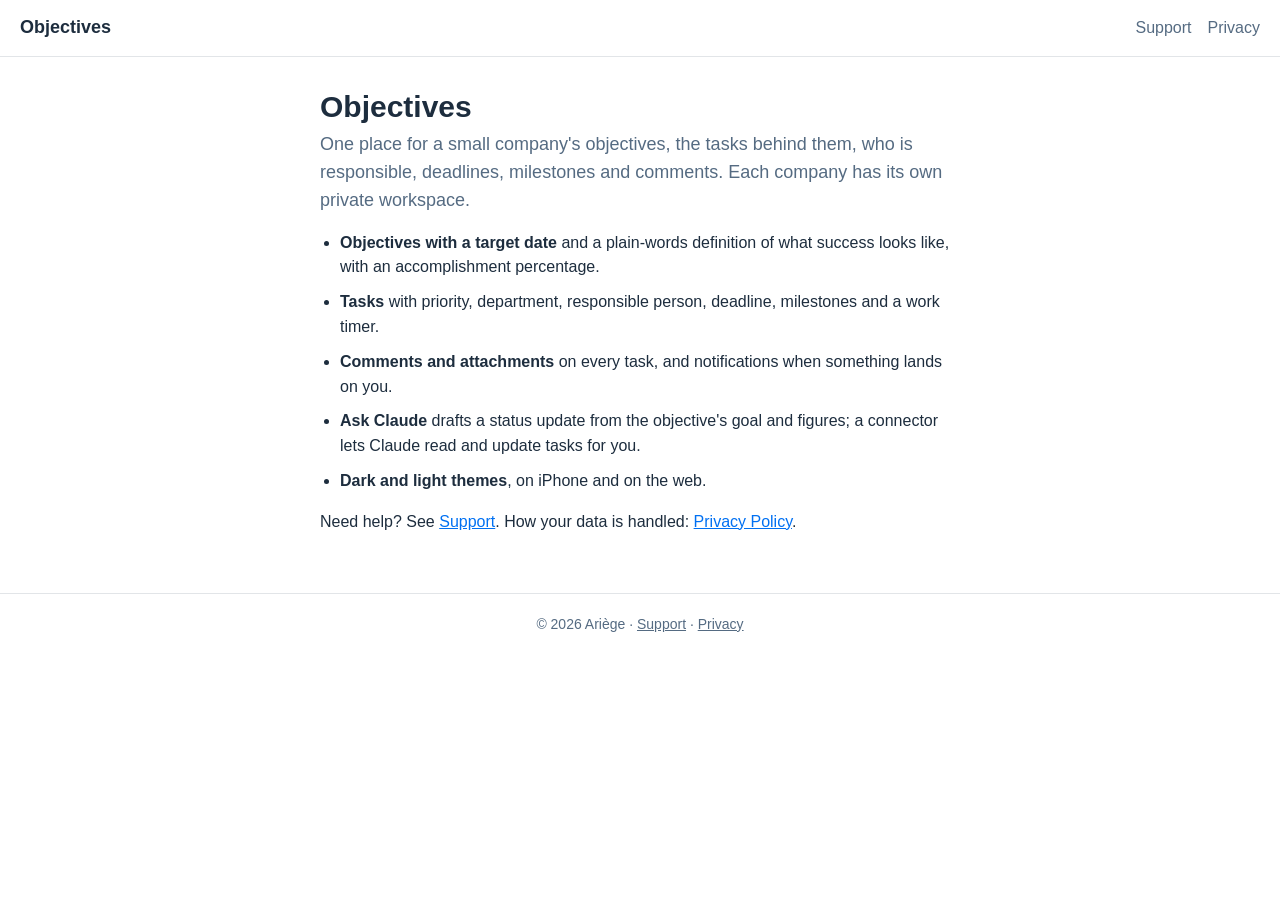
<file: index.html>
<!doctype html>
<html lang="en">
<head>
<meta charset="utf-8">
<meta name="viewport" content="width=device-width, initial-scale=1">
<title>Objectives – team objectives and tasks</title>
<meta name="description" content="Objectives keeps a small company's objectives, tasks, milestones and comments in one place, with a work timer and Claude to draft status updates.">
<link rel="stylesheet" href="site.css">
</head>
<body>
<header class="top">
  <a class="brand" href="index.html">Objectives</a>
  <nav><a href="support.html">Support</a><a href="privacy.html">Privacy</a></nav>
</header>
<main>
  <h1>Objectives</h1>
  <p class="lead">One place for a small company's objectives, the tasks behind them, who is responsible, deadlines, milestones and comments. Each company has its own private workspace.</p>
  <ul>
    <li><strong>Objectives with a target date</strong> and a plain-words definition of what success looks like, with an accomplishment percentage.</li>
    <li><strong>Tasks</strong> with priority, department, responsible person, deadline, milestones and a work timer.</li>
    <li><strong>Comments and attachments</strong> on every task, and notifications when something lands on you.</li>
    <li><strong>Ask Claude</strong> drafts a status update from the objective's goal and figures; a connector lets Claude read and update tasks for you.</li>
    <li><strong>Dark and light themes</strong>, on iPhone and on the web.</li>
  </ul>
  <p>Need help? See <a href="support.html">Support</a>. How your data is handled: <a href="privacy.html">Privacy Policy</a>.</p>
</main>
<footer>© 2026 Ariège · <a href="support.html">Support</a> · <a href="privacy.html">Privacy</a></footer>
</body>
</html>
</file>
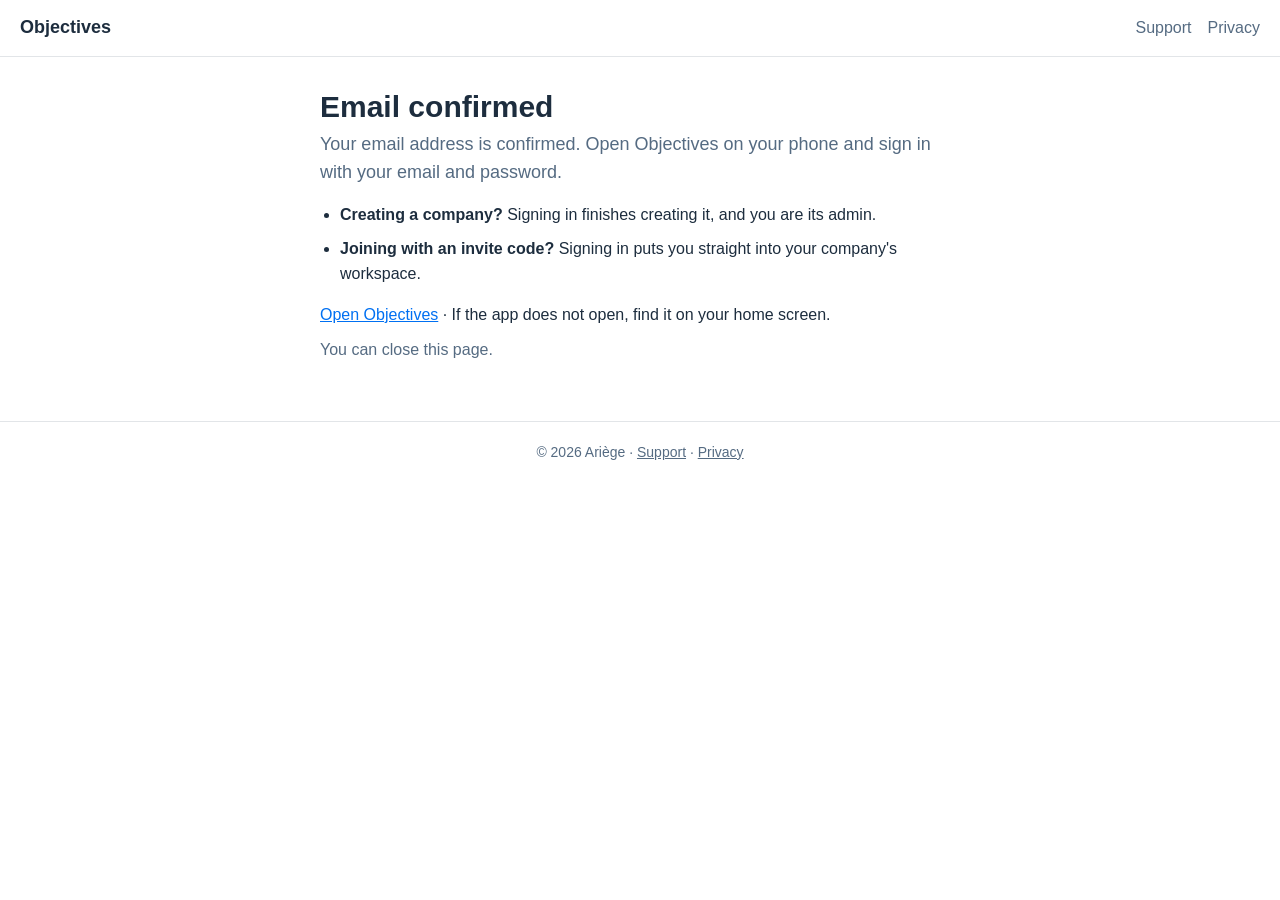
<file: confirmed.html>
<!doctype html>
<html lang="en">
<head>
<meta charset="utf-8">
<meta name="viewport" content="width=device-width, initial-scale=1">
<title>Email confirmed – Objectives</title>
<meta name="robots" content="noindex">
<link rel="stylesheet" href="site.css">
</head>
<body>
<header class="top">
  <a class="brand" href="index.html">Objectives</a>
  <nav><a href="support.html">Support</a><a href="privacy.html">Privacy</a></nav>
</header>
<main>
  <h1 id="title">Email confirmed</h1>
  <p class="lead" id="message">Your email address is confirmed. Open Objectives on your phone and sign in with your email and password.</p>
  <ul id="steps">
    <li><strong>Creating a company?</strong> Signing in finishes creating it, and you are its admin.</li>
    <li><strong>Joining with an invite code?</strong> Signing in puts you straight into your company's workspace.</li>
  </ul>
  <p><a href="objectives://" id="open">Open Objectives</a> · If the app does not open, find it on your home screen.</p>
  <p class="muted">You can close this page.</p>
</main>
<footer>© 2026 Ariège · <a href="support.html">Support</a> · <a href="privacy.html">Privacy</a></footer>
<script>
  // Supabase sends the outcome in the address: tokens on success, or error details when a link is expired or already used.
  (function () {
    var params = new URLSearchParams(location.hash.replace(/^#/, '') + '&' + location.search.replace(/^\?/, ''));
    // A password-reset link that lands here (this page is the project's Site URL) continues on the reset page.
    if (params.get('type') === 'recovery') {
      location.replace('reset.html' + location.search + location.hash);
      return;
    }
    var error = params.get('error_description') || params.get('error');
    if (!error) return;
    var reason = error.replace(/\+/g, ' ');
    document.getElementById('title').textContent = 'This link did not work';
    document.getElementById('message').textContent = reason.charAt(0).toUpperCase() + reason.slice(1) + '.';
    document.getElementById('steps').innerHTML =
      '<li>If you already confirmed this email, just open the app and sign in.</li>' +
      '<li>Otherwise open the app and sign in with your email and password: it offers to send a new confirmation email.</li>' +
      '<li>Still stuck? Email <a href="mailto:noas@ariege-paris.com">noas@ariege-paris.com</a> from the address you signed up with.</li>';
  })();
</script>
</body>
</html>
</file>
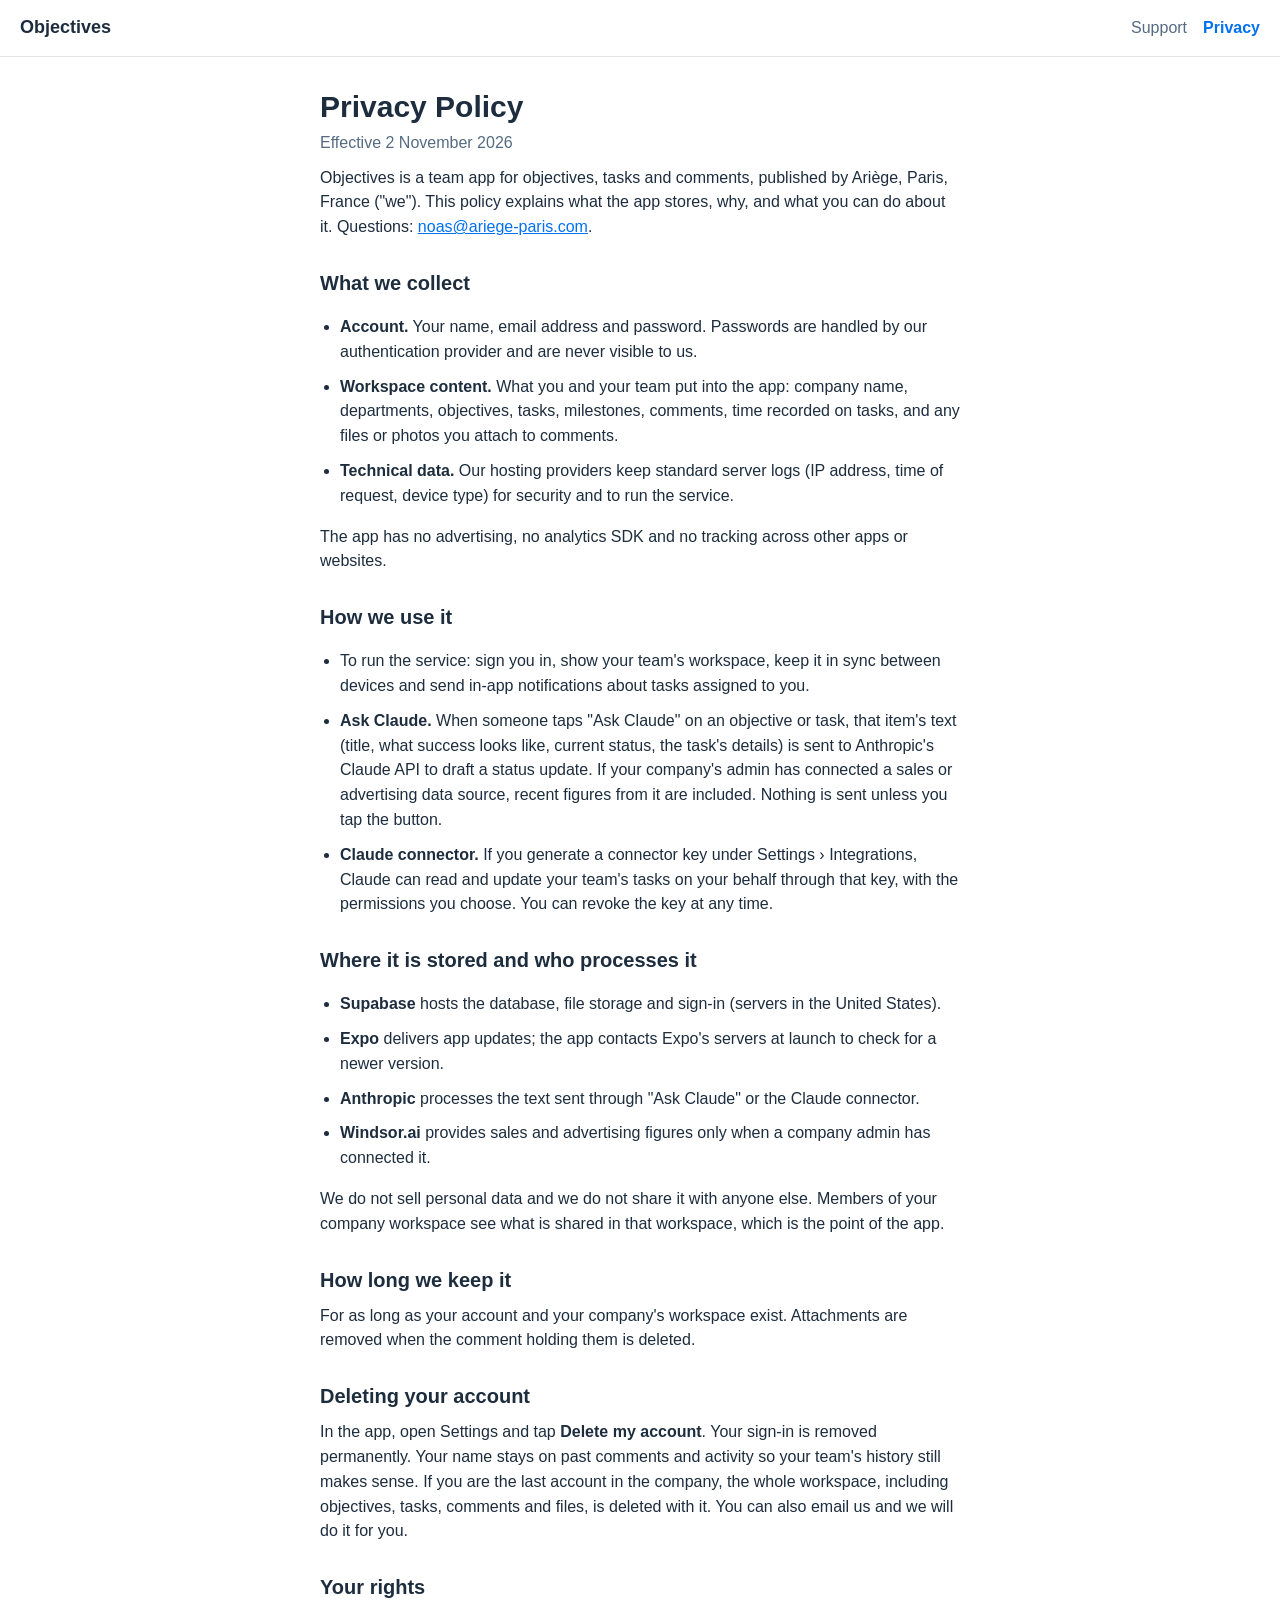
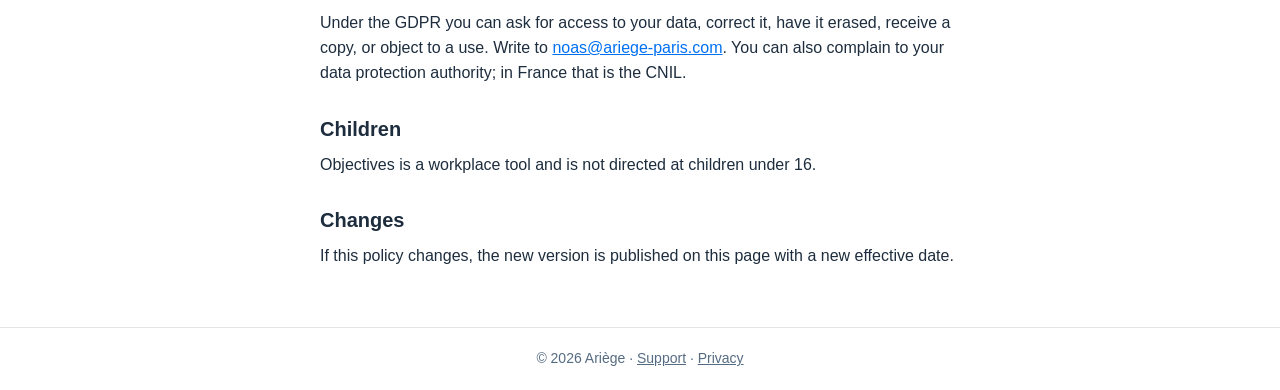
<file: privacy.html>
<!doctype html>
<html lang="en">
<head>
<meta charset="utf-8">
<meta name="viewport" content="width=device-width, initial-scale=1">
<title>Privacy Policy – Objectives</title>
<link rel="stylesheet" href="site.css">
</head>
<body>
<header class="top">
  <a class="brand" href="index.html">Objectives</a>
  <nav><a href="support.html">Support</a><a href="privacy.html" aria-current="page">Privacy</a></nav>
</header>
<main>
  <h1>Privacy Policy</h1>
  <p class="muted">Effective 2 November 2026</p>

  <p>Objectives is a team app for objectives, tasks and comments, published by Ariège, Paris, France ("we"). This policy explains what the app stores, why, and what you can do about it. Questions: <a href="mailto:noas@ariege-paris.com">noas@ariege-paris.com</a>.</p>

  <h2>What we collect</h2>
  <ul>
    <li><strong>Account.</strong> Your name, email address and password. Passwords are handled by our authentication provider and are never visible to us.</li>
    <li><strong>Workspace content.</strong> What you and your team put into the app: company name, departments, objectives, tasks, milestones, comments, time recorded on tasks, and any files or photos you attach to comments.</li>
    <li><strong>Technical data.</strong> Our hosting providers keep standard server logs (IP address, time of request, device type) for security and to run the service.</li>
  </ul>
  <p>The app has no advertising, no analytics SDK and no tracking across other apps or websites.</p>

  <h2>How we use it</h2>
  <ul>
    <li>To run the service: sign you in, show your team's workspace, keep it in sync between devices and send in-app notifications about tasks assigned to you.</li>
    <li><strong>Ask Claude.</strong> When someone taps "Ask Claude" on an objective or task, that item's text (title, what success looks like, current status, the task's details) is sent to Anthropic's Claude API to draft a status update. If your company's admin has connected a sales or advertising data source, recent figures from it are included. Nothing is sent unless you tap the button.</li>
    <li><strong>Claude connector.</strong> If you generate a connector key under Settings › Integrations, Claude can read and update your team's tasks on your behalf through that key, with the permissions you choose. You can revoke the key at any time.</li>
  </ul>

  <h2>Where it is stored and who processes it</h2>
  <ul>
    <li><strong>Supabase</strong> hosts the database, file storage and sign-in (servers in the United States).</li>
    <li><strong>Expo</strong> delivers app updates; the app contacts Expo's servers at launch to check for a newer version.</li>
    <li><strong>Anthropic</strong> processes the text sent through "Ask Claude" or the Claude connector.</li>
    <li><strong>Windsor.ai</strong> provides sales and advertising figures only when a company admin has connected it.</li>
  </ul>
  <p>We do not sell personal data and we do not share it with anyone else. Members of your company workspace see what is shared in that workspace, which is the point of the app.</p>

  <h2>How long we keep it</h2>
  <p>For as long as your account and your company's workspace exist. Attachments are removed when the comment holding them is deleted.</p>

  <h2>Deleting your account</h2>
  <p>In the app, open Settings and tap <strong>Delete my account</strong>. Your sign-in is removed permanently. Your name stays on past comments and activity so your team's history still makes sense. If you are the last account in the company, the whole workspace, including objectives, tasks, comments and files, is deleted with it. You can also email us and we will do it for you.</p>

  <h2>Your rights</h2>
  <p>Under the GDPR you can ask for access to your data, correct it, have it erased, receive a copy, or object to a use. Write to <a href="mailto:noas@ariege-paris.com">noas@ariege-paris.com</a>. You can also complain to your data protection authority; in France that is the CNIL.</p>

  <h2>Children</h2>
  <p>Objectives is a workplace tool and is not directed at children under 16.</p>

  <h2>Changes</h2>
  <p>If this policy changes, the new version is published on this page with a new effective date.</p>
</main>
<footer>© 2026 Ariège · <a href="support.html">Support</a> · <a href="privacy.html">Privacy</a></footer>
</body>
</html>
</file>
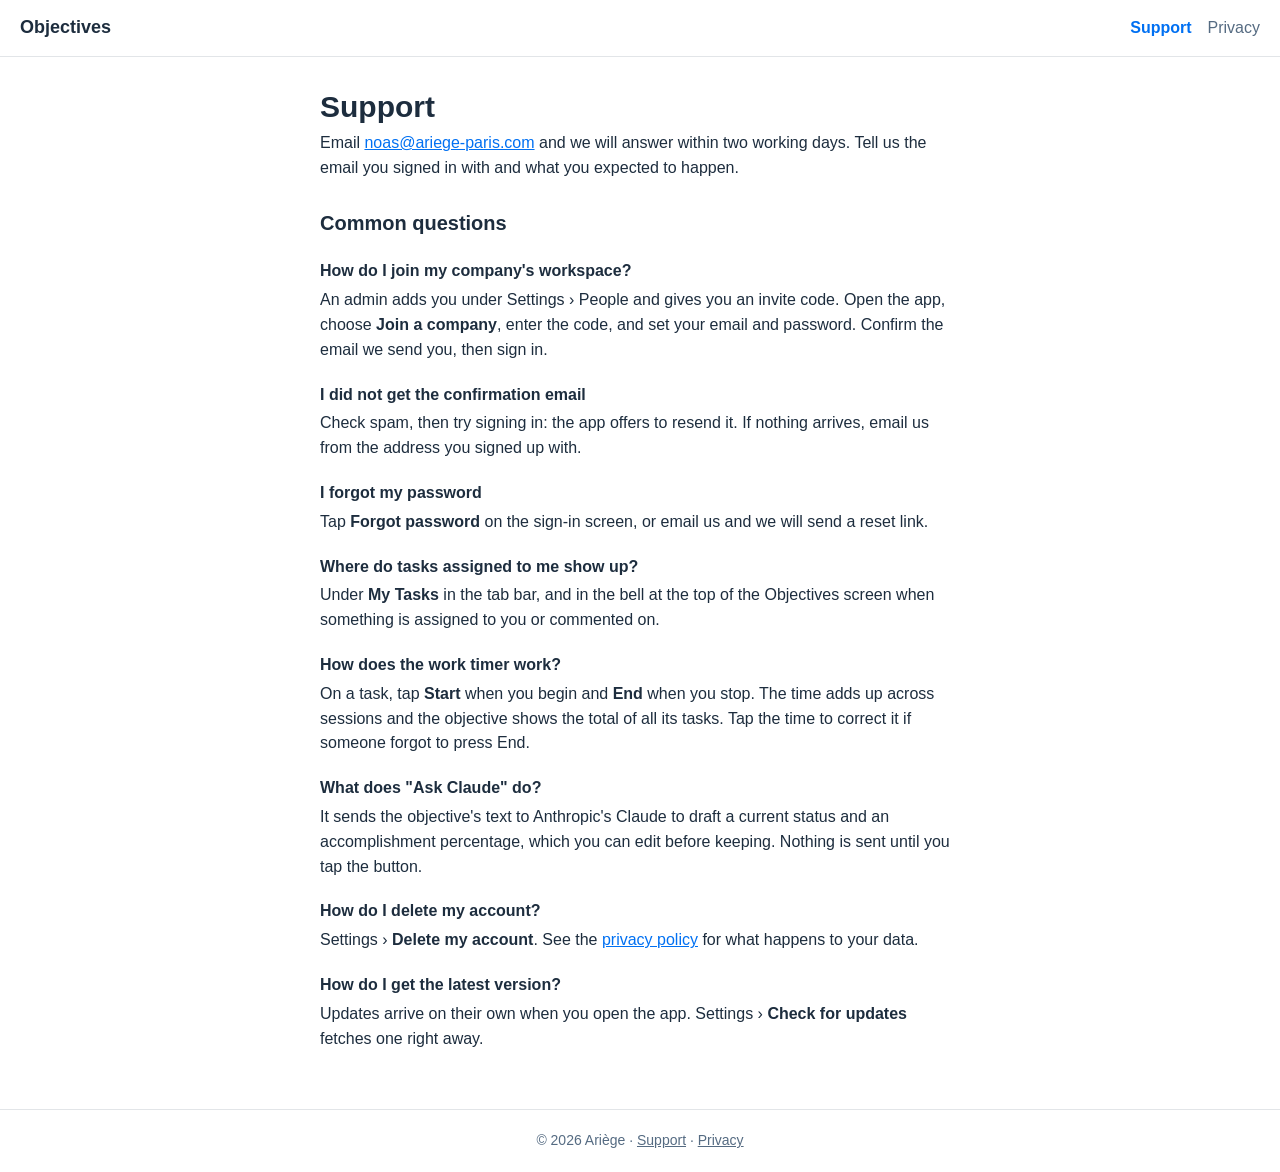
<file: support.html>
<!doctype html>
<html lang="en">
<head>
<meta charset="utf-8">
<meta name="viewport" content="width=device-width, initial-scale=1">
<title>Support – Objectives</title>
<link rel="stylesheet" href="site.css">
</head>
<body>
<header class="top">
  <a class="brand" href="index.html">Objectives</a>
  <nav><a href="support.html" aria-current="page">Support</a><a href="privacy.html">Privacy</a></nav>
</header>
<main>
  <h1>Support</h1>
  <p>Email <a href="mailto:noas@ariege-paris.com">noas@ariege-paris.com</a> and we will answer within two working days. Tell us the email you signed in with and what you expected to happen.</p>

  <h2>Common questions</h2>

  <h3>How do I join my company's workspace?</h3>
  <p>An admin adds you under Settings › People and gives you an invite code. Open the app, choose <strong>Join a company</strong>, enter the code, and set your email and password. Confirm the email we send you, then sign in.</p>

  <h3>I did not get the confirmation email</h3>
  <p>Check spam, then try signing in: the app offers to resend it. If nothing arrives, email us from the address you signed up with.</p>

  <h3>I forgot my password</h3>
  <p>Tap <strong>Forgot password</strong> on the sign-in screen, or email us and we will send a reset link.</p>

  <h3>Where do tasks assigned to me show up?</h3>
  <p>Under <strong>My Tasks</strong> in the tab bar, and in the bell at the top of the Objectives screen when something is assigned to you or commented on.</p>

  <h3>How does the work timer work?</h3>
  <p>On a task, tap <strong>Start</strong> when you begin and <strong>End</strong> when you stop. The time adds up across sessions and the objective shows the total of all its tasks. Tap the time to correct it if someone forgot to press End.</p>

  <h3>What does "Ask Claude" do?</h3>
  <p>It sends the objective's text to Anthropic's Claude to draft a current status and an accomplishment percentage, which you can edit before keeping. Nothing is sent until you tap the button.</p>

  <h3>How do I delete my account?</h3>
  <p>Settings › <strong>Delete my account</strong>. See the <a href="privacy.html">privacy policy</a> for what happens to your data.</p>

  <h3>How do I get the latest version?</h3>
  <p>Updates arrive on their own when you open the app. Settings › <strong>Check for updates</strong> fetches one right away.</p>
</main>
<footer>© 2026 Ariège · <a href="support.html">Support</a> · <a href="privacy.html">Privacy</a></footer>
</body>
</html>
</file>
<file: site.css>
:root { --blue: #0070F2; --text: #1D2D3E; --muted: #556B82; --line: #E2E5E8; --bg: #FFFFFF; }
@media (prefers-color-scheme: dark) { :root { --blue: #8FD3FF; --text: #F1F2FF; --muted: #9AA0CB; --line: #363B66; --bg: #242747; } }
* { box-sizing: border-box; }
body { margin: 0; background: var(--bg); color: var(--text); font: 16px/1.55 -apple-system, BlinkMacSystemFont, "Segoe UI", Roboto, Helvetica, Arial, sans-serif; }
.top { display: flex; align-items: center; justify-content: space-between; gap: 16px; padding: 14px 20px; border-bottom: 1px solid var(--line); }
.brand { font-weight: 700; font-size: 18px; color: var(--text); text-decoration: none; }
nav a { color: var(--muted); text-decoration: none; margin-left: 16px; }
nav a[aria-current="page"] { color: var(--blue); font-weight: 600; }
main { max-width: 680px; margin: 0 auto; padding: 24px 20px 48px; }
h1 { font-size: 30px; line-height: 1.2; margin: 8px 0 6px; }
h2 { font-size: 20px; margin: 28px 0 8px; }
h3 { font-size: 16px; margin: 20px 0 4px; }
p, li { margin: 0 0 10px; }
ul { padding-left: 20px; }
a { color: var(--blue); }
.lead { font-size: 18px; color: var(--muted); }
.muted { color: var(--muted); }
footer { padding: 20px; border-top: 1px solid var(--line); color: var(--muted); font-size: 14px; text-align: center; }
footer a { color: var(--muted); }
</file>
